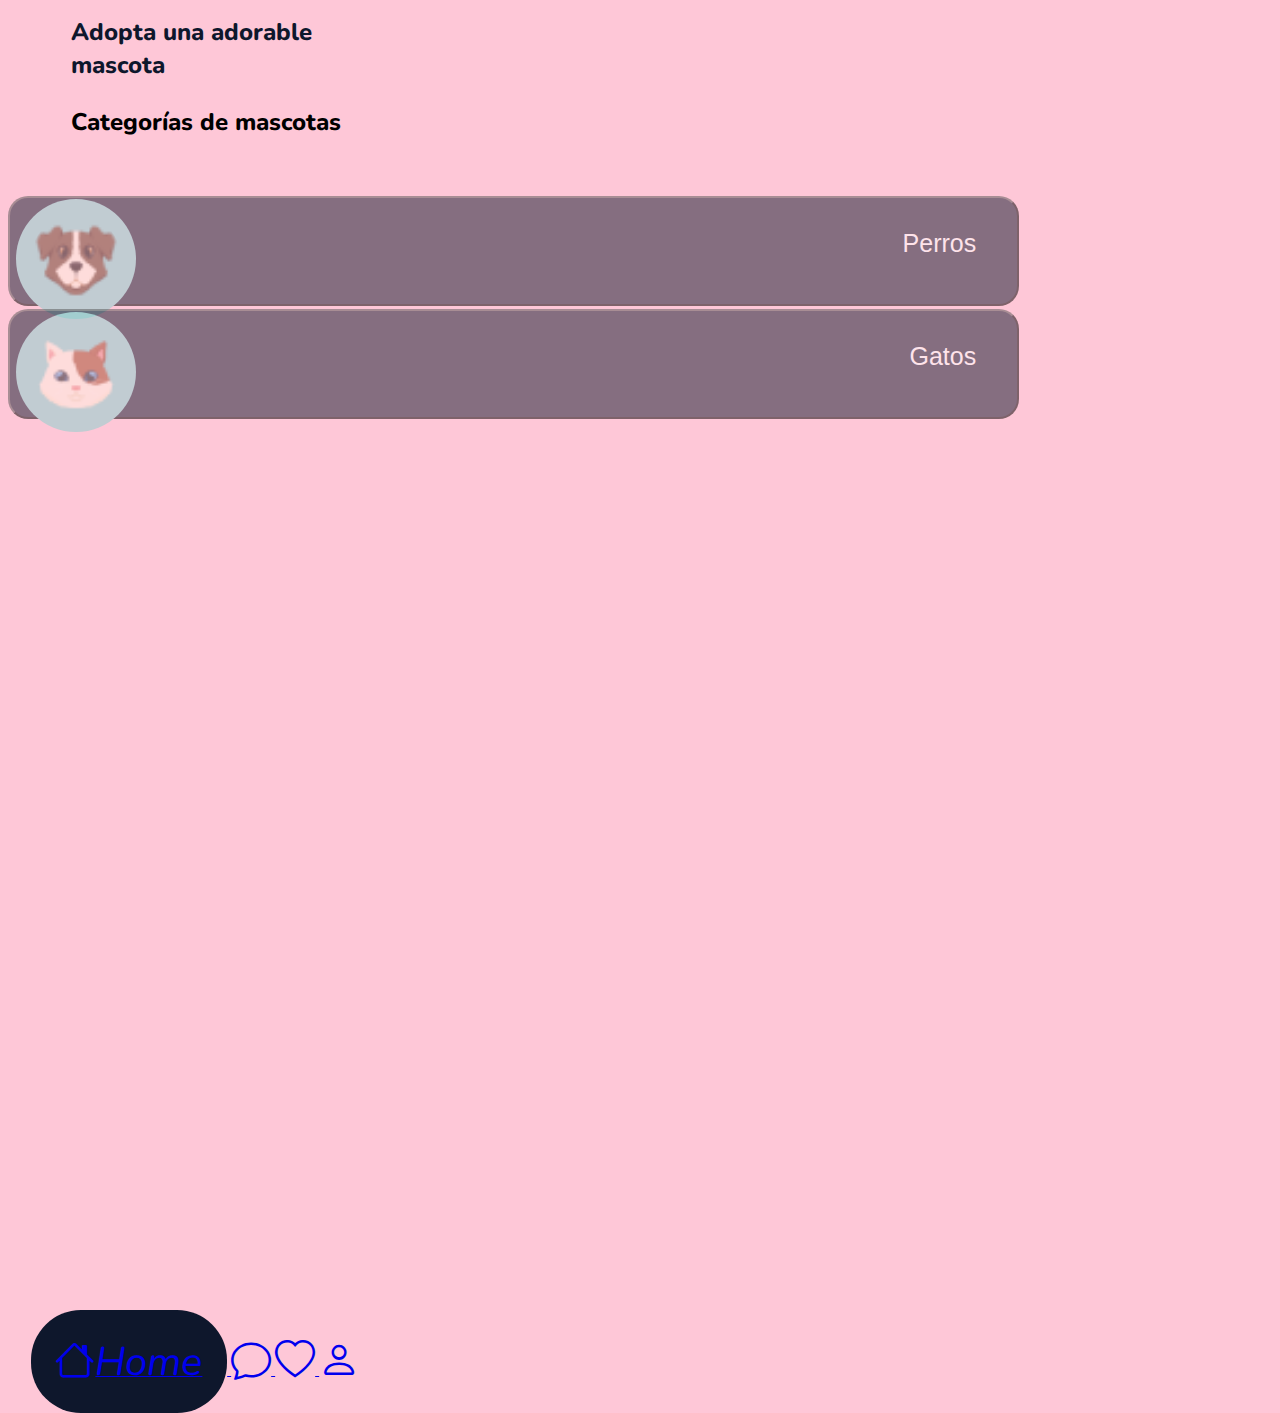
<file: index.html>
<!DOCTYPE html>
<html lang="en">

<head>
    <meta charset="UTF-8">
    <meta http-equiv="X-UA-Compatible" content="IE=edge">
    <meta name="viewport" content="width=device-width, initial-scale=1.0">
    <!-- CSS only -->
    <link href="https://cdn.jsdelivr.net/npm/bootstrap@5.0.0-beta3/dist/css/bootstrap.min.css" rel="stylesheet"
        integrity="sha384-eOJMYsd53ii+scO/bJGFsiCZc+5NDVN2yr8+0RDqr0Ql0h+rP48ckxlpbzKgwra6" crossorigin="anonymous">
    <link rel="stylesheet" href="https://cdn.jsdelivr.net/npm/bootstrap-icons@1.4.1/font/bootstrap-icons.css">
    <link rel="stylesheet" href="./style/scss/index.css">
    <link rel="stylesheet" href="./style/scss/style.css">
    <title>Document</title>
</head>

<body>

    <div>
        <h1 class="titulo-mascota">Adopta una adorable mascota</h1>
    </div>
    
        <div class="categorias">
            <div>
                <h3 class="titulo-categoria">Categorías de mascotas</h3>
            </div>
            <div id="botonMascota" class="seccion-categorias row text-center">
                <div class="categoria-perros col">
                    <button id="perro" type="button" class="boton-perro botonPets">
                        <img src="./image/Categorías-mascotas.png" class="img-perro">
                        <p class="parrafo-perro">Perros</p>
                    </button>
                </div>
                <div class="categoria-gatos col">
                    <button id="gato" type="button" class="boton-gato botonPets">
                        <img src="./image/Categorías-mascotas (1).png" class="img-gato">
                        <p class="parrafo-gato">Gatos</p>
                    </button>
                </div>
            </div>
        </div>

        <div class="pantalla">

        <div class="container contentM">
            <div id="mostrarMascotas"></div>
        </div>
        </div>
    </div>
    </div>
    
    <footer>
        <nav class="navbar navbar-light bg-light">
            <div class="container-fluid">
                <a class="navbar-brand" href="mascota.html">
                    <i class="bi bi-house home">Home</i>
                </a>
                <a class="navbar-brand" href="mensajes.html">
                    <i class="bi bi-chat"></i>
                </a>
                <a class="navbar-brand" href="favoritos.html">
                    <i class="bi bi-heart"></i>
                </a>
                <a class="navbar-brand" href="perfil.html">
                    <i class="bi bi-person"></i>
                </a>
            </div>
        </nav>
    </footer>

    <!-- JavaScript Bundle with Popper -->
    <script src="https://cdn.jsdelivr.net/npm/bootstrap@5.1.3/dist/js/bootstrap.bundle.min.js"
        integrity="sha384-ka7Sk0Gln4gmtz2MlQnikT1wXgYsOg+OMhuP+IlRH9sENBO0LRn5q+8nbTov4+1p"
        crossorigin="anonymous"></script>
    <script type="module" src="./script/index.js"></script>


</body>

</html>
</file>
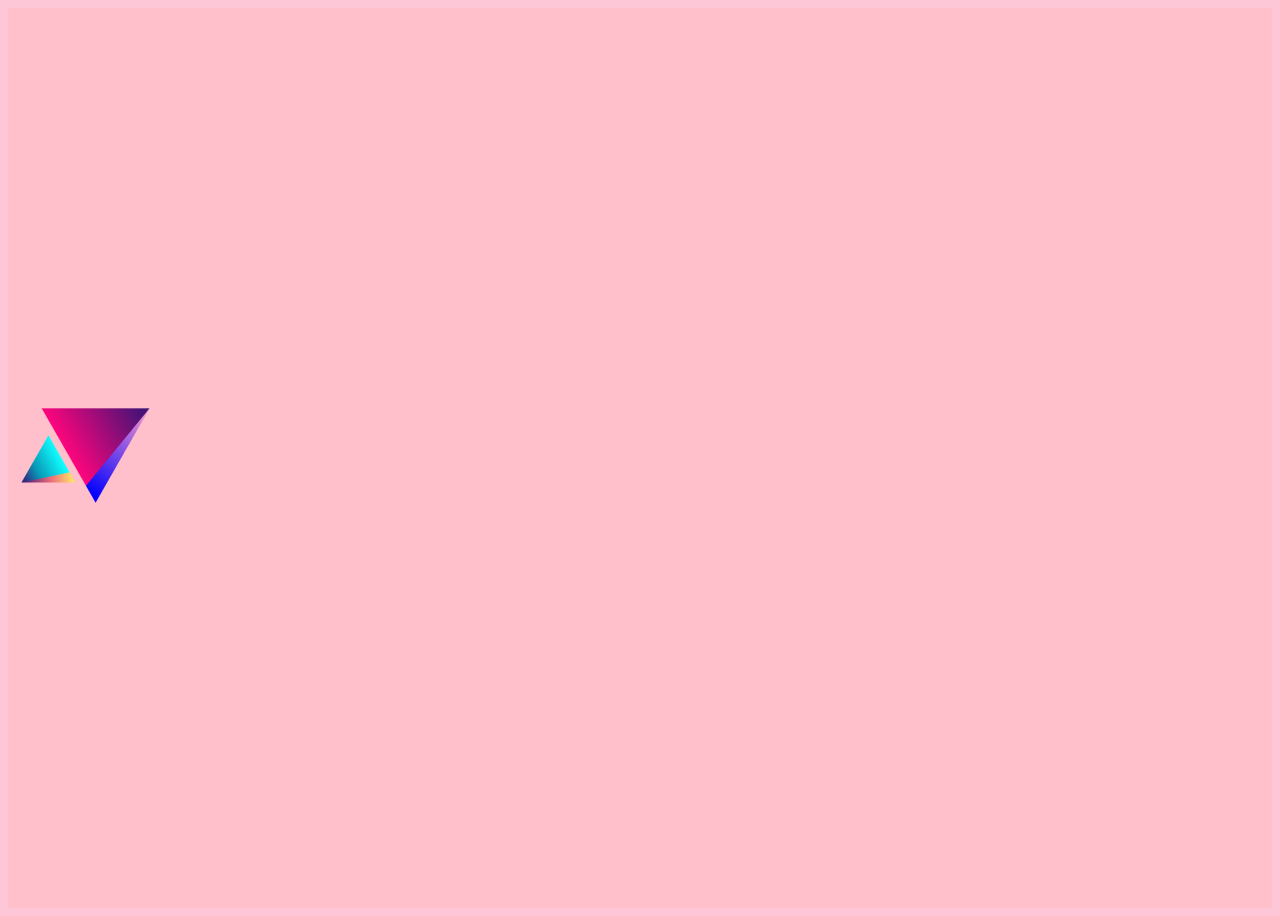
<file: index2.html>
<!DOCTYPE html>
<html lang="en">
<head>
    <meta charset="UTF-8">
    <meta http-equiv="X-UA-Compatible" content="IE=edge">
    <meta name="viewport" content="width=device-width, initial-scale=1.0">
    <!-- CSS only -->
<link href="https://cdn.jsdelivr.net/npm/bootstrap@5.1.3/dist/css/bootstrap.min.css" rel="stylesheet" integrity="sha384-1BmE4kWBq78iYhFldvKuhfTAU6auU8tT94WrHftjDbrCEXSU1oBoqyl2QvZ6jIW3" crossorigin="anonymous">
<link rel="stylesheet" href="./style/scss/index2.css">
<link rel="stylesheet" href="./style/scss/style.css">
    <title>Document</title>
</head>
<body>
    <a href="./index3.html"> 
    <div class="index2">
        <div class="position-absolute top-50 start-50 translate-middle">

            <img src="./image/logo2.png" alt="logo1">
        </div>
        
    </div>
    </a>


    <!-- JavaScript Bundle with Popper -->
<script src="https://cdn.jsdelivr.net/npm/bootstrap@5.1.3/dist/js/bootstrap.bundle.min.js" integrity="sha384-ka7Sk0Gln4gmtz2MlQnikT1wXgYsOg+OMhuP+IlRH9sENBO0LRn5q+8nbTov4+1p" crossorigin="anonymous"></script>
</body>
</html>
</file>
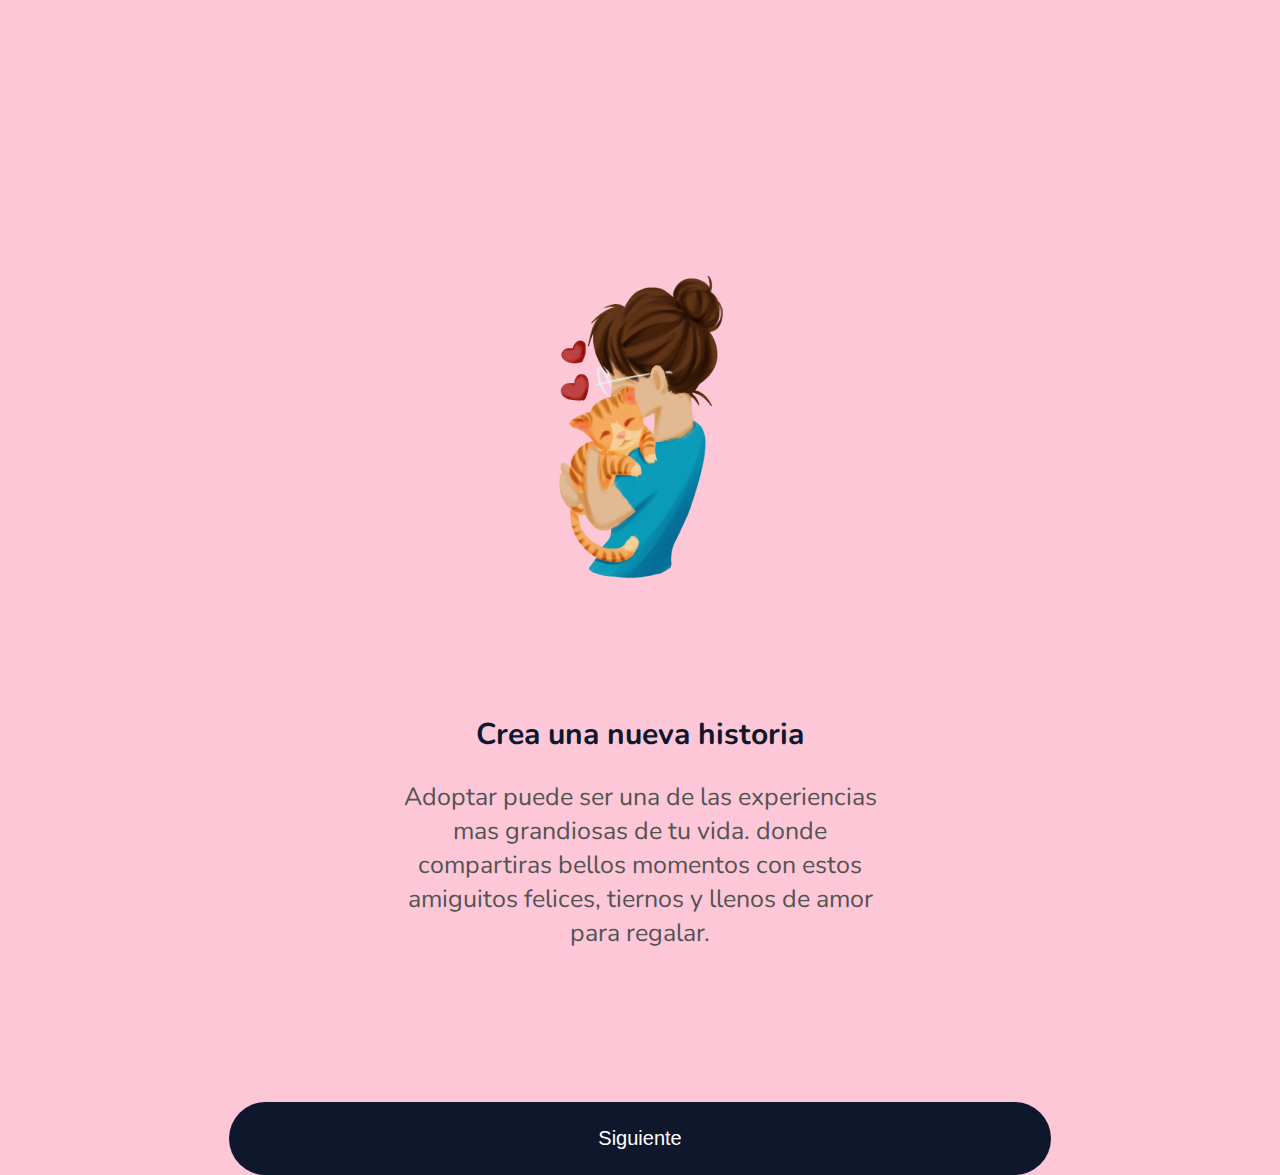
<file: index4.html>
<!DOCTYPE html>
<html lang="en">

<head>
    <meta charset="UTF-8">
    <meta http-equiv="X-UA-Compatible" content="IE=edge">
    <meta name="viewport" content="width=device-width, initial-scale=1.0">
    <!-- CSS only -->
    <link href="https://cdn.jsdelivr.net/npm/bootstrap@5.1.3/dist/css/bootstrap.min.css" rel="stylesheet"
        integrity="sha384-1BmE4kWBq78iYhFldvKuhfTAU6auU8tT94WrHftjDbrCEXSU1oBoqyl2QvZ6jIW3" crossorigin="anonymous">
    <link rel="stylesheet" href="./style/scss/index4.css">
    <link rel="stylesheet" href="./style/scss/style.css">
    <title>Document</title>
</head>

<body>

    <div class="inicio1" id="pag1">
        <div class="img1">
            <img src="./image/GatoMujer.png"
                alt="">
        </div>
        <div class="parrafosinicio1">
            <h2>Crea una nueva historia</h2>
            <p>Adoptar puede ser una de las experiencias <br> mas grandiosas de tu vida. donde <br>
                compartiras bellos momentos con estos <br> amiguitos felices, tiernos y llenos de amor <br> para regalar.</p>
            <a href="index.html"><button>Siguiente</button></a>
        </div>
    </div>


    <!-- JavaScript Bundle with Popper -->
    <script src="https://cdn.jsdelivr.net/npm/bootstrap@5.1.3/dist/js/bootstrap.bundle.min.js"
        integrity="sha384-ka7Sk0Gln4gmtz2MlQnikT1wXgYsOg+OMhuP+IlRH9sENBO0LRn5q+8nbTov4+1p"
        crossorigin="anonymous"></script>
</body>

</html>
</file>
<file: style/scss/index2.css>
.index2 {
  background-color: pink;
  height: 100vh;
  display: -webkit-box;
  display: -ms-flexbox;
  display: flex;
  -webkit-box-orient: vertical;
  -webkit-box-direction: normal;
  -ms-flex-direction: column;
  flex-direction: column;
  -ms-flex-pack: distribute;
  justify-content: space-around;
}

@media screen and (min-width: 1000px) {
  .index1 {
    width: 1000px;
    height: 400px;
  }
}
/*# sourceMappingURL=index2.css.map */
</file>
<file: style/scss/index4.css>
.inicio1 {
  background-color: #FEC7D7;
  height: 100vh;
  display: block;
  -webkit-box-pack: center;
      -ms-flex-pack: center;
          justify-content: center;
  -webkit-box-align: center;
      -ms-flex-align: center;
          align-items: center;
}

.inicio1 .img1 {
  display: -webkit-box;
  display: -ms-flexbox;
  display: flex;
  -webkit-box-pack: center;
      -ms-flex-pack: center;
          justify-content: center;
}

.inicio1 .img1 img {
  margin-top: 20%;
  margin-bottom: auto;
}

.inicio1 .parrafosinicio1 {
  font-family: 'Nunito', sans-serif;
  text-align: center;
}

.inicio1 .parrafosinicio1 h2 {
  color: #0E172C;
  font-size: 30px;
  margin-top: 10%;
}

.inicio1 .parrafosinicio1 p {
  color: #535353;
  font-size: 25px;
}

.inicio1 .parrafosinicio1 a button {
  text-decoration: none;
  font-size: 20px;
  color: #FFFFFE;
  margin-top: 10%;
  padding: 2%;
  width: 65%;
  border-radius: 100px;
  border: none;
  background-color: #0E172C;
}
/*# sourceMappingURL=index4.css.map */
</file>
<file: style/scss/index.css>
@import url("https://fonts.googleapis.com/css2?family=Nunito:wght@400;600;700;800&display=swap");
@import url("https://cdn.jsdelivr.net/npm/bootstrap-icons@1.8.0/font/bootstrap-icons.css");
body {
  font-family: 'Nunito', sans-serif;
  background-color: #FEC7D7;
}

body .pantalla {
  height: 100vh;
  margin: 0;
}

.titulo-mascota {
  margin-left: 5%;
  width: 327px;
  height: 66px;
  left: 24px;
  top: 48px;
  /* Headline/Headline 1 */
  font-family: Nunito;
  font-style: normal;
  font-weight: 800;
  font-size: 24px;
  line-height: 33px;
  /* Black */
  color: #0E172C;
}

.titulo-categoria {
  margin-left: 5%;
  width: 327px;
  height: 66px;
  left: 24px;
  top: 48px;
  /* Headline/Headline 1 */
  font-family: Nunito;
  font-style: normal;
  font-weight: 800;
  font-size: 24px;
  line-height: 33px;
}

.botonPets {
  margin: auto;
  width: 80%;
  height: 110px;
  background-color: #0E172C;
  border-radius: 20px;
  opacity: 0.5;
}

.botonPets img {
  float: left;
  padding: 15px;
  background-color: #85D1CE;
  width: 90px;
  height: 90px;
  border-radius: 50%;
}

.botonPets p {
  color: #FFFFFE;
  float: right;
  margin-top: 30px;
  margin-right: 35px;
  font-size: 25px;
}

.elementos {
  background: transparent;
  display: inline-block;
}

.elementos img {
  width: 200px;
  margin: 5px;
  margin-left: 40px;
  margin-top: 20px;
}

.botonPets:hover {
  opacity: 1;
}
/*# sourceMappingURL=index.css.map */
</file>
<file: style/scss/style.css>
@import url("https://fonts.googleapis.com/css2?family=Nunito:wght@400;600;700;800&display=swap");
@import url("https://cdn.jsdelivr.net/npm/bootstrap-icons@1.8.0/font/bootstrap-icons.css");
@media (max-width: 768px) {
  body {
    background-color: #FEC7D7;
    font-family: 'Nunito', sans-serif;
  }
  .pantalla {
    height: 100vh;
    margin: 0;
  }
  .navbar {
    padding: 1%;
  }
  .navbar i {
    font-size: 40px;
  }
  .home {
    margin-left: 10px;
    text-align: center;
    width: 170px;
    padding: 2%;
    background-color: #0E172C;
    border-radius: 50px;
  }
  .home i {
    font-size: 28px;
    text-decoration: none;
    color: #85D1CE;
  }
}

@media (min-width: 769px) {
  body {
    background-color: #FEC7D7;
    font-family: 'Nunito', sans-serif;
  }
  .pantalla {
    height: 100vh;
    margin: auto;
  }
  .navbar {
    padding: 1%;
  }
  .navbar i {
    font-size: 40px;
  }
  .home {
    margin-left: 10px;
    text-align: center;
    width: 170px;
    padding: 2%;
    background-color: #0E172C;
    border-radius: 50px;
  }
  .home i {
    font-size: 28px;
    text-decoration: none;
    color: #FFFFFE;
  }
  .heart {
    text-align: center;
    width: 270px;
    padding: 2%;
    background-color: #0E172C;
    border-radius: 50px;
  }
  .heart i {
    font-size: 29px;
    text-decoration: none;
    color: #85D1CE;
  }
}
/*# sourceMappingURL=style.css.map */
</file>
